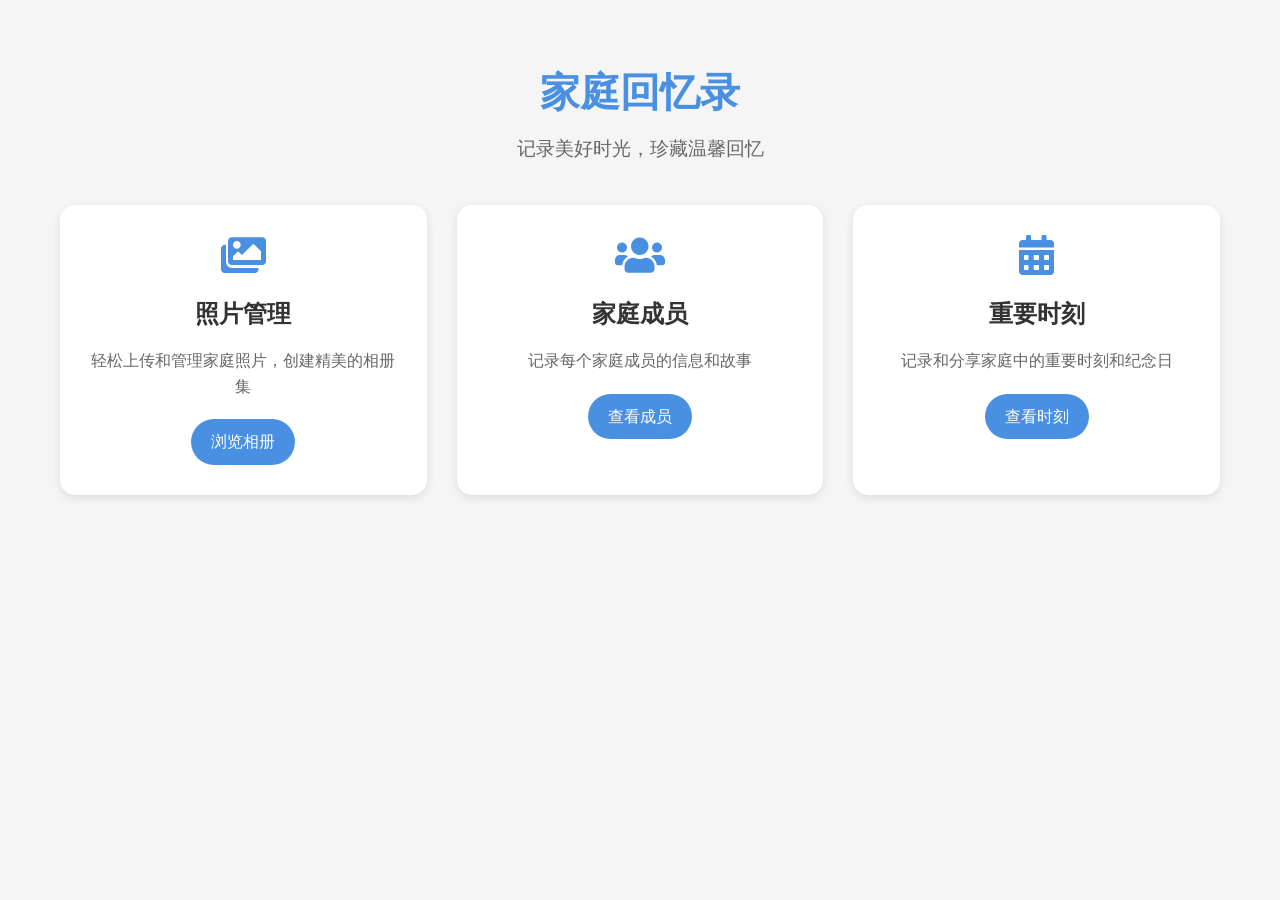
<file: family-static/index.html>
<!DOCTYPE html>
<html lang="zh-CN">
<head>
    <meta charset="UTF-8">
    <meta name="viewport" content="width=device-width, initial-scale=1.0">
    <title>家庭回忆录</title>
    <link rel="stylesheet" href="https://cdnjs.cloudflare.com/ajax/libs/font-awesome/5.15.4/css/all.min.css">
    <style>
        :root {
            --primary-color: #4a90e2;
            --secondary-color: #f5f5f5;
            --text-color: #333;
            --border-color: #ddd;
        }

        * {
            margin: 0;
            padding: 0;
            box-sizing: border-box;
        }

        body {
            font-family: -apple-system, BlinkMacSystemFont, "Segoe UI", Roboto, "Helvetica Neue", Arial, sans-serif;
            line-height: 1.6;
            color: var(--text-color);
            background-color: var(--secondary-color);
        }

        .container {
            max-width: 1200px;
            margin: 0 auto;
            padding: 20px;
        }

        .header {
            text-align: center;
            margin: 40px 0;
        }

        .header h1 {
            color: var(--primary-color);
            font-size: 2.5em;
            margin-bottom: 10px;
        }

        .header p {
            color: #666;
            font-size: 1.2em;
        }

        .features {
            display: grid;
            grid-template-columns: repeat(auto-fit, minmax(300px, 1fr));
            gap: 30px;
            margin-top: 40px;
        }

        .feature-card {
            background: white;
            border-radius: 15px;
            padding: 30px;
            text-align: center;
            box-shadow: 0 3px 10px rgba(0,0,0,0.1);
            transition: transform 0.3s ease;
        }

        .feature-card:hover {
            transform: translateY(-5px);
        }

        .feature-icon {
            font-size: 2.5em;
            color: var(--primary-color);
            margin-bottom: 20px;
        }

        .feature-title {
            font-size: 1.5em;
            color: var(--text-color);
            margin-bottom: 15px;
        }

        .feature-description {
            color: #666;
            margin-bottom: 20px;
        }

        .btn {
            display: inline-block;
            padding: 10px 20px;
            background: var(--primary-color);
            color: white;
            text-decoration: none;
            border-radius: 25px;
            transition: background-color 0.3s ease;
        }

        .btn:hover {
            background-color: #357abd;
        }

        @media (max-width: 768px) {
            .container {
                padding: 10px;
            }

            .header {
                margin: 20px 0;
            }

            .header h1 {
                font-size: 2em;
            }

            .features {
                grid-template-columns: 1fr;
            }
        }
    </style>
</head>
<body>
    <div class="container">
        <div class="header">
            <h1>家庭回忆录</h1>
            <p>记录美好时光，珍藏温馨回忆</p>
        </div>

        <div class="features">
            <div class="feature-card">
                <i class="fas fa-images feature-icon"></i>
                <h2 class="feature-title">照片管理</h2>
                <p class="feature-description">轻松上传和管理家庭照片，创建精美的相册集</p>
                <a href="gallery.html" class="btn">浏览相册</a>
            </div>

            <div class="feature-card">
                <i class="fas fa-users feature-icon"></i>
                <h2 class="feature-title">家庭成员</h2>
                <p class="feature-description">记录每个家庭成员的信息和故事</p>
                <a href="members.html" class="btn">查看成员</a>
            </div>

            <div class="feature-card">
                <i class="fas fa-calendar-alt feature-icon"></i>
                <h2 class="feature-title">重要时刻</h2>
                <p class="feature-description">记录和分享家庭中的重要时刻和纪念日</p>
                <a href="events.html" class="btn">查看时刻</a>
            </div>
        </div>
    </div>
</body>
</html>
</file>
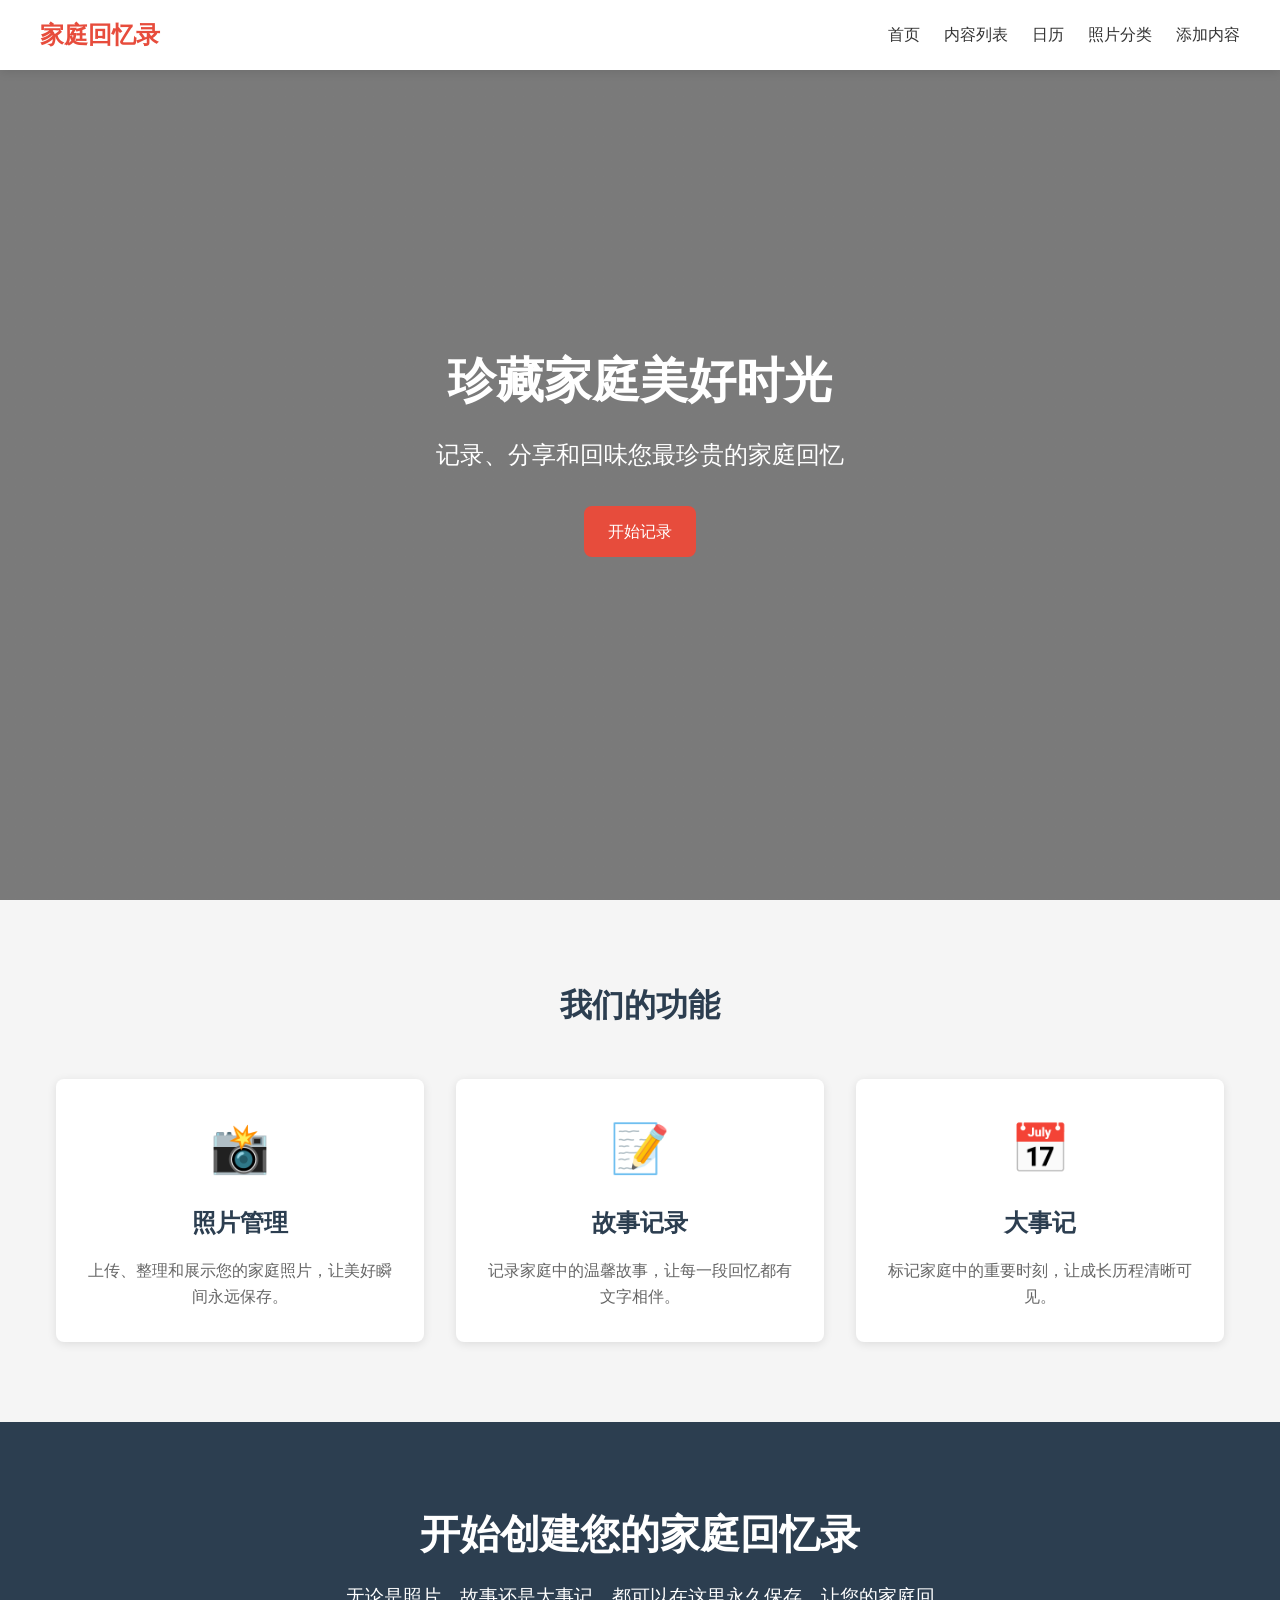
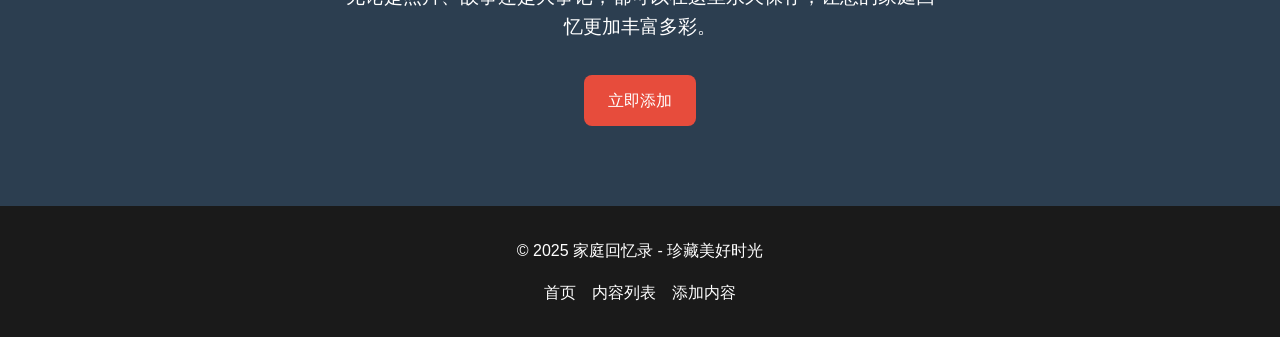
<file: family/index.html>
<!DOCTYPE html>
<html lang="zh-CN">
<head>
    <meta charset="UTF-8">
    <meta name="viewport" content="width=device-width, initial-scale=1.0">
    <title>家庭回忆录 - 珍藏美好时光</title>
    <style>
        :root {
            --primary-color: #e74c3c;
            --secondary-color: #2c3e50;
            --accent-color: #3498db;
            --light-color: #f5f5f5;
            --dark-color: #333;
            --border-radius: 8px;
            --box-shadow: 0 2px 10px rgba(0,0,0,0.1);
            --transition: all 0.3s ease;
        }
        
        * {
            margin: 0;
            padding: 0;
            box-sizing: border-box;
        }
        
        body {
            font-family: 'Microsoft YaHei', sans-serif;
            line-height: 1.6;
            color: var(--dark-color);
            background-color: var(--light-color);
        }
        
        .navbar {
            background-color: white;
            box-shadow: var(--box-shadow);
            padding: 1rem;
            position: fixed;
            width: 100%;
            top: 0;
            z-index: 1000;
        }
        
        .nav-container {
            max-width: 1200px;
            margin: 0 auto;
            display: flex;
            justify-content: space-between;
            align-items: center;
        }
        
        .nav-logo {
            font-size: 1.5rem;
            font-weight: bold;
            color: var(--primary-color);
            text-decoration: none;
        }
        
        .nav-links {
            display: flex;
            gap: 1.5rem;
        }
        
        .nav-links a {
            color: var(--dark-color);
            text-decoration: none;
            transition: var(--transition);
            font-weight: 500;
        }
        
        .nav-links a:hover {
            color: var(--primary-color);
        }
        
        .hero {
            height: 100vh;
            background: linear-gradient(rgba(0,0,0,0.5), rgba(0,0,0,0.5)), url('images/hero-bg.jpg');
            background-size: cover;
            background-position: center;
            display: flex;
            align-items: center;
            justify-content: center;
            text-align: center;
            color: white;
            padding: 0 1rem;
        }
        
        .hero-content {
            max-width: 800px;
        }
        
        .hero-title {
            font-size: 3rem;
            margin-bottom: 1rem;
            animation: fadeInDown 1s ease;
        }
        
        .hero-subtitle {
            font-size: 1.5rem;
            margin-bottom: 2rem;
            animation: fadeInUp 1s ease;
        }
        
        .btn {
            display: inline-block;
            padding: 0.8rem 1.5rem;
            background-color: var(--primary-color);
            color: white;
            text-decoration: none;
            border-radius: var(--border-radius);
            transition: var(--transition);
            font-weight: 500;
        }
        
        .btn:hover {
            background-color: #c0392b;
            transform: translateY(-3px);
        }
        
        .features {
            padding: 5rem 1rem;
            max-width: 1200px;
            margin: 0 auto;
        }
        
        .section-title {
            text-align: center;
            font-size: 2rem;
            margin-bottom: 3rem;
            color: var(--secondary-color);
        }
        
        .features-grid {
            display: grid;
            grid-template-columns: repeat(auto-fit, minmax(300px, 1fr));
            gap: 2rem;
        }
        
        .feature-card {
            background: white;
            border-radius: var(--border-radius);
            box-shadow: var(--box-shadow);
            padding: 2rem;
            text-align: center;
            transition: var(--transition);
        }
        
        .feature-card:hover {
            transform: translateY(-10px);
        }
        
        .feature-icon {
            font-size: 3rem;
            margin-bottom: 1rem;
            color: var(--primary-color);
        }
        
        .feature-title {
            font-size: 1.5rem;
            margin-bottom: 1rem;
            color: var(--secondary-color);
        }
        
        .feature-description {
            color: #666;
        }
        
        .cta {
            background-color: var(--secondary-color);
            color: white;
            padding: 5rem 1rem;
            text-align: center;
        }
        
        .cta-title {
            font-size: 2.5rem;
            margin-bottom: 1rem;
        }
        
        .cta-text {
            font-size: 1.2rem;
            margin-bottom: 2rem;
            max-width: 600px;
            margin-left: auto;
            margin-right: auto;
        }
        
        .footer {
            background-color: #1a1a1a;
            color: #fff;
            padding: 2rem 1rem;
            text-align: center;
        }
        
        .footer-text {
            margin-bottom: 1rem;
        }
        
        .footer-links {
            display: flex;
            justify-content: center;
            gap: 1rem;
        }
        
        .footer-links a {
            color: #fff;
            text-decoration: none;
            transition: var(--transition);
        }
        
        .footer-links a:hover {
            color: var(--primary-color);
        }
        
        @keyframes fadeInDown {
            from {
                opacity: 0;
                transform: translateY(-20px);
            }
            to {
                opacity: 1;
                transform: translateY(0);
            }
        }
        
        @keyframes fadeInUp {
            from {
                opacity: 0;
                transform: translateY(20px);
            }
            to {
                opacity: 1;
                transform: translateY(0);
            }
        }
        
        @media (max-width: 768px) {
            .hero-title {
                font-size: 2rem;
            }
            
            .hero-subtitle {
                font-size: 1.2rem;
            }
            
            .nav-links {
                display: none;
            }
            
            .features {
                padding: 3rem 1rem;
            }
            
            .cta-title {
                font-size: 2rem;
            }
        }
    </style>
</head>
<body>
    <!-- 导航栏 -->
    <nav class="navbar">
        <div class="nav-container">
            <a href="index.html" class="nav-logo">家庭回忆录</a>
            <div class="nav-links">
                <a href="index.html" class="active">首页</a>
                <a href="list.php">内容列表</a>
                <a href="calendar.php">日历</a>
                <a href="photos.php">照片分类</a>
                <a href="add.html">添加内容</a>
            </div>
        </div>
    </nav>

    <!-- 英雄区域 -->
    <section class="hero">
        <div class="hero-content">
            <h1 class="hero-title">珍藏家庭美好时光</h1>
            <p class="hero-subtitle">记录、分享和回味您最珍贵的家庭回忆</p>
            <a href="add.html" class="btn">开始记录</a>
        </div>
    </section>

    <!-- 功能特点 -->
    <section class="features">
        <h2 class="section-title">我们的功能</h2>
        <div class="features-grid">
            <div class="feature-card">
                <div class="feature-icon">📸</div>
                <h3 class="feature-title">照片管理</h3>
                <p class="feature-description">上传、整理和展示您的家庭照片，让美好瞬间永远保存。</p>
            </div>
            <div class="feature-card">
                <div class="feature-icon">📝</div>
                <h3 class="feature-title">故事记录</h3>
                <p class="feature-description">记录家庭中的温馨故事，让每一段回忆都有文字相伴。</p>
            </div>
            <div class="feature-card">
                <div class="feature-icon">📅</div>
                <h3 class="feature-title">大事记</h3>
                <p class="feature-description">标记家庭中的重要时刻，让成长历程清晰可见。</p>
            </div>
        </div>
    </section>

    <!-- 行动召唤 -->
    <section class="cta">
        <h2 class="cta-title">开始创建您的家庭回忆录</h2>
        <p class="cta-text">无论是照片、故事还是大事记，都可以在这里永久保存，让您的家庭回忆更加丰富多彩。</p>
        <a href="add.html" class="btn">立即添加</a>
    </section>

    <!-- 页脚 -->
    <footer class="footer">
        <p class="footer-text">© 2025 家庭回忆录 - 珍藏美好时光</p>
        <div class="footer-links">
            <a href="index.html">首页</a>
            <a href="list.php">内容列表</a>
            <a href="add.html">添加内容</a>
        </div>
    </footer>
</body>
</html>
</file>
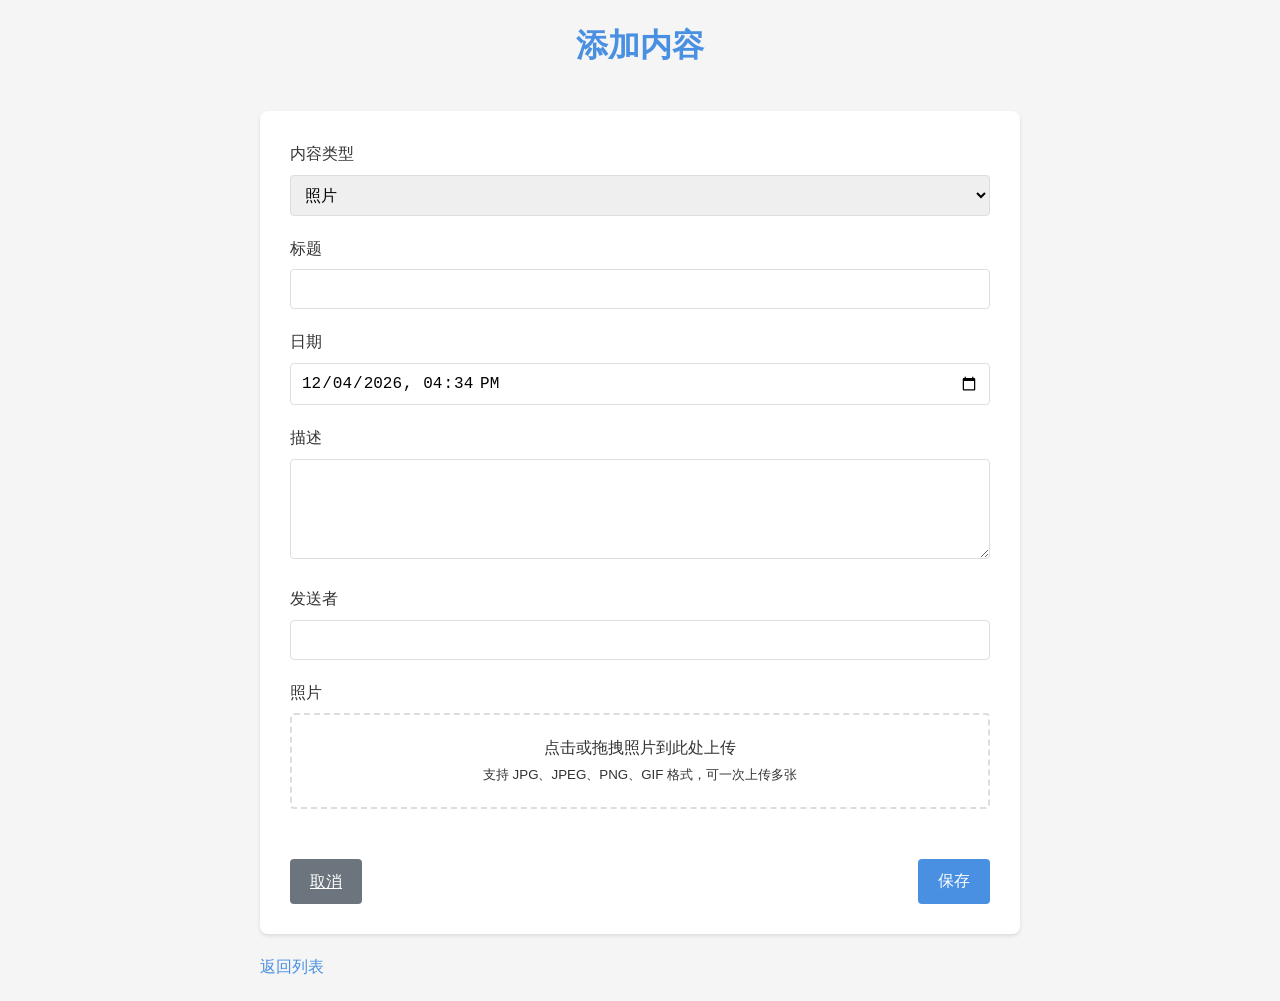
<file: family-static/add.html>
<!DOCTYPE html>
<html lang="zh-CN">
<head>
    <meta charset="UTF-8">
    <meta name="viewport" content="width=device-width, initial-scale=1.0">
    <title>添加内容 - 家庭回忆录</title>
    <style>
        :root {
            --primary-color: #4a90e2;
            --text-color: #333;
            --bg-color: #f5f5f5;
            --card-bg: #fff;
            --border-color: #ddd;
        }

        * {
            margin: 0;
            padding: 0;
            box-sizing: border-box;
        }

        body {
            font-family: -apple-system, BlinkMacSystemFont, "Segoe UI", Roboto, "Helvetica Neue", Arial, sans-serif;
            line-height: 1.6;
            color: var(--text-color);
            background-color: var(--bg-color);
        }

        .container {
            max-width: 800px;
            margin: 0 auto;
            padding: 20px;
        }

        .header {
            text-align: center;
            margin-bottom: 40px;
        }

        .header h1 {
            color: var(--primary-color);
            margin-bottom: 10px;
        }

        .form-card {
            background-color: var(--card-bg);
            border-radius: 8px;
            box-shadow: 0 2px 4px rgba(0,0,0,0.1);
            padding: 30px;
        }

        .form-group {
            margin-bottom: 20px;
        }

        .form-label {
            display: block;
            margin-bottom: 8px;
            font-weight: 500;
        }

        .form-control {
            width: 100%;
            padding: 10px;
            border: 1px solid var(--border-color);
            border-radius: 4px;
            font-size: 16px;
        }

        .form-control:focus {
            outline: none;
            border-color: var(--primary-color);
        }

        textarea.form-control {
            min-height: 100px;
            resize: vertical;
        }

        .photo-upload {
            border: 2px dashed var(--border-color);
            padding: 20px;
            text-align: center;
            border-radius: 4px;
            cursor: pointer;
            transition: border-color 0.2s;
        }

        .photo-upload:hover {
            border-color: var(--primary-color);
        }

        .photo-upload input[type="file"] {
            display: none;
        }

        .photo-preview {
            display: grid;
            grid-template-columns: repeat(auto-fill, minmax(150px, 1fr));
            gap: 15px;
            margin-top: 20px;
        }

        .photo-item {
            position: relative;
            aspect-ratio: 1;
            border-radius: 4px;
            overflow: hidden;
        }

        .photo-item img {
            width: 100%;
            height: 100%;
            object-fit: cover;
        }

        .photo-remove {
            position: absolute;
            top: 5px;
            right: 5px;
            width: 24px;
            height: 24px;
            background-color: rgba(220, 53, 69, 0.8);
            color: white;
            border: none;
            border-radius: 50%;
            cursor: pointer;
            display: flex;
            align-items: center;
            justify-content: center;
            font-size: 14px;
        }

        .photo-remove:hover {
            background-color: rgba(220, 53, 69, 1);
        }

        .btn {
            display: inline-block;
            padding: 10px 20px;
            background-color: var(--primary-color);
            color: white;
            border: none;
            border-radius: 4px;
            cursor: pointer;
            font-size: 16px;
            transition: background-color 0.2s;
        }

        .btn:hover {
            background-color: #357abd;
        }

        .btn-secondary {
            background-color: #6c757d;
        }

        .btn-secondary:hover {
            background-color: #5a6268;
        }

        .form-actions {
            display: flex;
            justify-content: space-between;
            margin-top: 30px;
        }

        .back-link {
            display: inline-block;
            margin-top: 20px;
            color: var(--primary-color);
            text-decoration: none;
        }

        .back-link:hover {
            text-decoration: underline;
        }

        @media (max-width: 768px) {
            .container {
                padding: 10px;
            }

            .form-card {
                padding: 20px;
            }

            .form-actions {
                flex-direction: column;
                gap: 10px;
            }

            .btn {
                width: 100%;
            }
        }
    </style>
</head>
<body>
    <div class="container">
        <div class="header">
            <h1>添加内容</h1>
        </div>

        <div class="form-card">
            <form action="save.php" method="post" enctype="multipart/form-data">
                <div class="form-group">
                    <label class="form-label" for="contentType">内容类型</label>
                    <select id="contentType" name="contentType" class="form-control" required>
                        <option value="photo">照片</option>
                        <option value="message">消息</option>
                    </select>
                </div>

                <div class="form-group">
                    <label class="form-label" for="title">标题</label>
                    <input type="text" id="title" name="title" class="form-control" required>
                </div>

                <div class="form-group">
                    <label class="form-label" for="date">日期</label>
                    <input type="datetime-local" id="date" name="date" class="form-control" required>
                </div>

                <div class="form-group">
                    <label class="form-label" for="description">描述</label>
                    <textarea id="description" name="description" class="form-control" required></textarea>
                </div>

                <div class="form-group">
                    <label class="form-label" for="sender">发送者</label>
                    <input type="text" id="sender" name="sender" class="form-control" required>
                </div>

                <div class="form-group">
                    <label class="form-label">照片</label>
                    <div class="photo-upload" onclick="document.getElementById('photos').click()">
                        <input type="file" id="photos" name="photos[]" multiple accept="image/*" class="form-control">
                        <p>点击或拖拽照片到此处上传</p>
                        <small>支持 JPG、JPEG、PNG、GIF 格式，可一次上传多张</small>
                    </div>
                    <div class="photo-preview" id="photoPreview"></div>
                </div>

                <div class="form-actions">
                    <a href="list.php" class="btn btn-secondary">取消</a>
                    <button type="submit" class="btn">保存</button>
                </div>
            </form>
        </div>

        <a href="list.php" class="back-link">返回列表</a>
    </div>

    <script>
        // 设置默认日期为当前时间
        document.getElementById('date').value = new Date().toISOString().slice(0, 16);

        // 处理照片上传和预览
        const photoInput = document.getElementById('photos');
        const photoPreview = document.getElementById('photoPreview');
        const uploadedPhotos = new Set();

        photoInput.addEventListener('change', function(e) {
            const files = Array.from(e.target.files);
            
            files.forEach(file => {
                if (file.type.startsWith('image/')) {
                    const reader = new FileReader();
                    reader.onload = function(e) {
                        const photoItem = document.createElement('div');
                        photoItem.className = 'photo-item';
                        photoItem.innerHTML = `
                            <img src="${e.target.result}" alt="预览图片">
                            <button type="button" class="photo-remove" onclick="removePhoto(this)">&times;</button>
                        `;
                        photoPreview.appendChild(photoItem);
                        uploadedPhotos.add(file);
                    };
                    reader.readAsDataURL(file);
                }
            });
        });

        // 移除照片
        function removePhoto(button) {
            const photoItem = button.parentElement;
            const img = photoItem.querySelector('img');
            const index = Array.from(photoPreview.children).indexOf(photoItem);
            
            // 从 FileList 中移除对应的文件
            const dt = new DataTransfer();
            const files = photoInput.files;
            for (let i = 0; i < files.length; i++) {
                if (i !== index) {
                    dt.items.add(files[i]);
                }
            }
            photoInput.files = dt.files;
            
            photoItem.remove();
        }

        // 拖拽上传
        const photoUpload = document.querySelector('.photo-upload');

        photoUpload.addEventListener('dragover', function(e) {
            e.preventDefault();
            this.style.borderColor = 'var(--primary-color)';
        });

        photoUpload.addEventListener('dragleave', function(e) {
            e.preventDefault();
            this.style.borderColor = 'var(--border-color)';
        });

        photoUpload.addEventListener('drop', function(e) {
            e.preventDefault();
            this.style.borderColor = 'var(--border-color)';
            
            const files = Array.from(e.dataTransfer.files);
            const imageFiles = files.filter(file => file.type.startsWith('image/'));
            
            if (imageFiles.length > 0) {
                const dt = new DataTransfer();
                const currentFiles = photoInput.files;
                for (let i = 0; i < currentFiles.length; i++) {
                    dt.items.add(currentFiles[i]);
                }
                imageFiles.forEach(file => dt.items.add(file));
                photoInput.files = dt.files;
                
                // 触发 change 事件以显示预览
                photoInput.dispatchEvent(new Event('change'));
            }
        });
    </script>
</body>
</html>
</file>
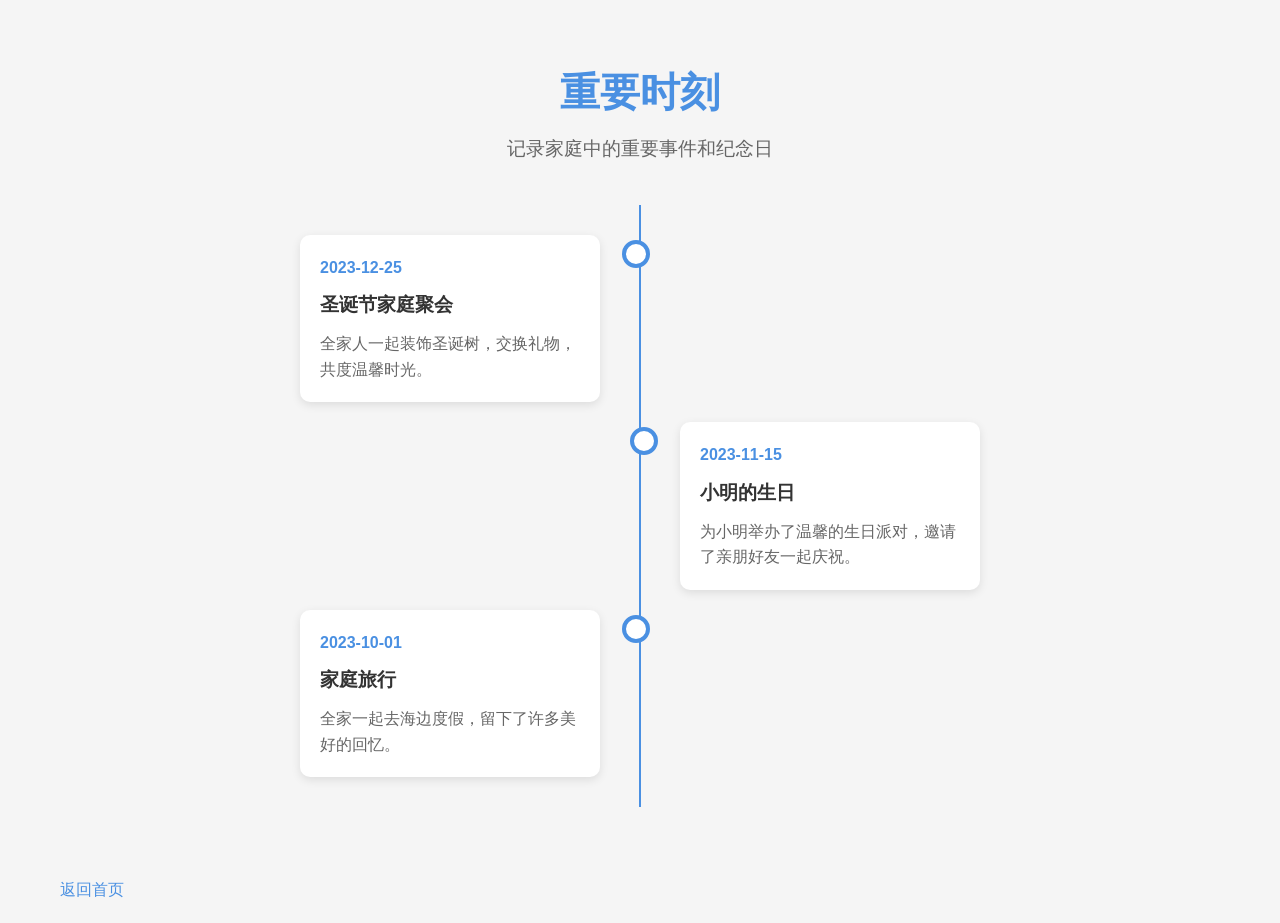
<file: family-static/events.html>
<!DOCTYPE html>
<html lang="zh-CN">
<head>
    <meta charset="UTF-8">
    <meta name="viewport" content="width=device-width, initial-scale=1.0">
    <title>重要时刻 - 家庭回忆录</title>
    <link rel="stylesheet" href="https://cdnjs.cloudflare.com/ajax/libs/font-awesome/5.15.4/css/all.min.css">
    <style>
        :root {
            --primary-color: #4a90e2;
            --secondary-color: #f5f5f5;
            --text-color: #333;
            --border-color: #ddd;
        }

        * {
            margin: 0;
            padding: 0;
            box-sizing: border-box;
        }

        body {
            font-family: -apple-system, BlinkMacSystemFont, "Segoe UI", Roboto, "Helvetica Neue", Arial, sans-serif;
            line-height: 1.6;
            color: var(--text-color);
            background-color: var(--secondary-color);
        }

        .container {
            max-width: 1200px;
            margin: 0 auto;
            padding: 20px;
        }

        .header {
            text-align: center;
            margin: 40px 0;
        }

        .header h1 {
            color: var(--primary-color);
            font-size: 2.5em;
            margin-bottom: 10px;
        }

        .header p {
            color: #666;
            font-size: 1.2em;
        }

        .timeline {
            position: relative;
            max-width: 800px;
            margin: 40px auto;
            padding: 20px;
        }

        .timeline::after {
            content: '';
            position: absolute;
            width: 2px;
            background-color: var(--primary-color);
            top: 0;
            bottom: 0;
            left: 50%;
            margin-left: -1px;
        }

        .timeline-item {
            padding: 10px 40px;
            position: relative;
            width: 50%;
            box-sizing: border-box;
        }

        .timeline-item::after {
            content: '';
            position: absolute;
            width: 20px;
            height: 20px;
            background-color: white;
            border: 4px solid var(--primary-color);
            border-radius: 50%;
            top: 15px;
            right: -10px;
            z-index: 1;
        }

        .timeline-item:nth-child(even) {
            left: 50%;
        }

        .timeline-item:nth-child(even)::after {
            left: -10px;
        }

        .timeline-content {
            padding: 20px;
            background-color: white;
            border-radius: 10px;
            box-shadow: 0 3px 10px rgba(0,0,0,0.1);
        }

        .timeline-date {
            color: var(--primary-color);
            font-weight: bold;
            margin-bottom: 10px;
        }

        .timeline-title {
            font-size: 1.2em;
            margin-bottom: 10px;
        }

        .timeline-description {
            color: #666;
        }

        .back-link {
            display: inline-block;
            margin-top: 30px;
            color: var(--primary-color);
            text-decoration: none;
        }

        .back-link:hover {
            text-decoration: underline;
        }

        @media (max-width: 768px) {
            .container {
                padding: 10px;
            }

            .header {
                margin: 20px 0;
            }

            .header h1 {
                font-size: 2em;
            }

            .timeline::after {
                left: 31px;
            }

            .timeline-item {
                width: 100%;
                padding-left: 70px;
                padding-right: 25px;
            }

            .timeline-item:nth-child(even) {
                left: 0;
            }

            .timeline-item::after {
                left: 21px;
            }

            .timeline-item:nth-child(even)::after {
                left: 21px;
            }
        }
    </style>
</head>
<body>
    <div class="container">
        <div class="header">
            <h1>重要时刻</h1>
            <p>记录家庭中的重要事件和纪念日</p>
        </div>

        <div class="timeline">
            <!-- 示例时间线项目 -->
            <div class="timeline-item">
                <div class="timeline-content">
                    <div class="timeline-date">2023-12-25</div>
                    <h3 class="timeline-title">圣诞节家庭聚会</h3>
                    <p class="timeline-description">全家人一起装饰圣诞树，交换礼物，共度温馨时光。</p>
                </div>
            </div>

            <div class="timeline-item">
                <div class="timeline-content">
                    <div class="timeline-date">2023-11-15</div>
                    <h3 class="timeline-title">小明的生日</h3>
                    <p class="timeline-description">为小明举办了温馨的生日派对，邀请了亲朋好友一起庆祝。</p>
                </div>
            </div>

            <div class="timeline-item">
                <div class="timeline-content">
                    <div class="timeline-date">2023-10-01</div>
                    <h3 class="timeline-title">家庭旅行</h3>
                    <p class="timeline-description">全家一起去海边度假，留下了许多美好的回忆。</p>
                </div>
            </div>
        </div>

        <a href="index.html" class="back-link">返回首页</a>
    </div>
</body>
</html>
</file>
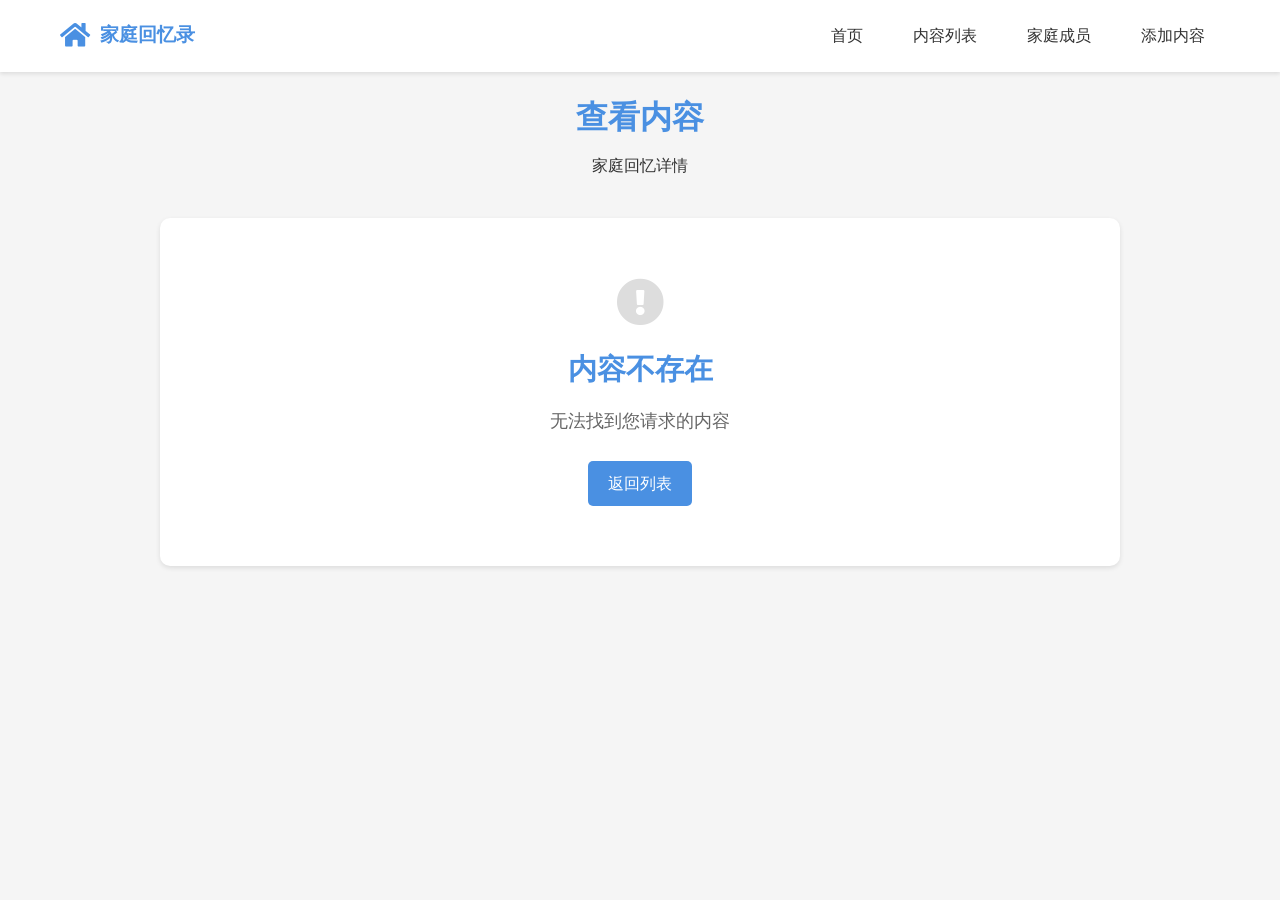
<file: family/view.html>
<!DOCTYPE html>
<html lang="zh-CN">
<head>
    <meta charset="UTF-8">
    <meta name="viewport" content="width=device-width, initial-scale=1.0">
    <title>查看内容 - 家庭回忆录</title>
    <link rel="stylesheet" href="https://cdnjs.cloudflare.com/ajax/libs/font-awesome/5.15.4/css/all.min.css">
    <link rel="stylesheet" href="css/nav.css">
    <style>
        :root {
            --primary-color: #4a90e2;
            --secondary-color: #f5f5f5;
            --text-color: #333;
            --border-color: #ddd;
            --danger-color: #dc3545;
            --success-color: #28a745;
        }

        * {
            margin: 0;
            padding: 0;
            box-sizing: border-box;
        }

        body {
            font-family: -apple-system, BlinkMacSystemFont, "Segoe UI", Roboto, "Helvetica Neue", Arial, sans-serif;
            line-height: 1.6;
            color: var(--text-color);
            background-color: var(--secondary-color);
        }

        .container {
            max-width: 1000px;
            margin: 0 auto;
            padding: 20px;
        }

        .header {
            text-align: center;
            margin-bottom: 40px;
        }

        .header h1 {
            color: var(--primary-color);
            margin-bottom: 10px;
        }

        .content-card {
            background: white;
            border-radius: 10px;
            overflow: hidden;
            box-shadow: 0 2px 10px rgba(0,0,0,0.1);
            margin-bottom: 30px;
        }

        .image-gallery {
            position: relative;
            height: 400px;
            overflow: hidden;
        }

        .image-gallery img {
            width: 100%;
            height: 100%;
            object-fit: contain;
            background-color: #f8f8f8;
        }

        .image-nav {
            position: absolute;
            top: 50%;
            transform: translateY(-50%);
            background: rgba(0,0,0,0.5);
            color: white;
            padding: 15px;
            cursor: pointer;
            border: none;
            border-radius: 50%;
            font-size: 1.2em;
            transition: background-color 0.3s;
        }

        .image-nav:hover {
            background: rgba(0,0,0,0.7);
        }

        .image-nav.prev {
            left: 20px;
        }

        .image-nav.next {
            right: 20px;
        }

        .image-counter {
            position: absolute;
            bottom: 20px;
            right: 20px;
            background: rgba(0,0,0,0.5);
            color: white;
            padding: 8px 15px;
            border-radius: 20px;
            font-size: 0.9em;
        }

        .content-info {
            padding: 30px;
        }

        .content-date {
            color: #666;
            font-size: 0.9em;
            margin-bottom: 10px;
        }

        .content-title {
            font-size: 1.8em;
            margin-bottom: 15px;
            color: var(--primary-color);
        }

        .content-description {
            margin-bottom: 20px;
            line-height: 1.8;
            font-size: 1.1em;
        }

        .content-sender {
            color: #666;
            font-size: 1em;
            margin-bottom: 20px;
            padding-bottom: 15px;
            border-bottom: 1px solid var(--border-color);
        }

        .content-actions {
            display: flex;
            gap: 15px;
            margin-top: 20px;
        }

        .btn {
            display: inline-block;
            padding: 10px 20px;
            background-color: var(--primary-color);
            color: white;
            text-decoration: none;
            border-radius: 5px;
            font-size: 1em;
            transition: background-color 0.3s;
        }

        .btn:hover {
            background-color: #357abd;
        }

        .btn-secondary {
            background-color: #6c757d;
        }

        .btn-secondary:hover {
            background-color: #5a6268;
        }

        .btn-danger {
            background-color: var(--danger-color);
        }

        .btn-danger:hover {
            background-color: #c82333;
        }

        .empty-state {
            text-align: center;
            padding: 60px 20px;
            background: white;
            border-radius: 10px;
            margin-top: 20px;
            box-shadow: 0 2px 5px rgba(0,0,0,0.1);
        }

        .empty-state h2 {
            color: var(--primary-color);
            margin-bottom: 15px;
            font-size: 1.8em;
        }

        .empty-state p {
            color: #666;
            margin-bottom: 25px;
            font-size: 1.1em;
        }

        .empty-state i {
            font-size: 3em;
            color: #ddd;
            margin-bottom: 20px;
        }

        @media (max-width: 768px) {
            .image-gallery {
                height: 300px;
            }

            .content-info {
                padding: 20px;
            }

            .content-title {
                font-size: 1.5em;
            }

            .content-actions {
                flex-direction: column;
            }

            .btn {
                width: 100%;
                text-align: center;
            }
        }
    </style>
</head>
<body>
    <!-- 导航栏 -->
    <nav class="nav-bar">
        <div class="nav-container">
            <a href="index.html" class="nav-logo">
                <i class="fas fa-home"></i>
                家庭回忆录
            </a>
            <div class="nav-links">
                <a href="index.html" class="nav-link">首页</a>
                <a href="list.html" class="nav-link">内容列表</a>
                <a href="members.html" class="nav-link">家庭成员</a>
                <a href="add.html" class="nav-link">添加内容</a>
            </div>
        </div>
    </nav>

    <div class="container">
        <div class="header">
            <h1>查看内容</h1>
            <p>家庭回忆详情</p>
        </div>

        <div id="content-container">
            <!-- 内容将通过JavaScript动态加载 -->
        </div>
    </div>

    <script>
        // 模拟数据 - 在实际应用中，这些数据应该从服务器获取
        const contents = [
            {
                "id": "67f7d5be47ff7",
                "type": "message",
                "title": "【天呐！猪屁股居然做出这种事】",
                "date": "2025-04-10T14:27",
                "description": "猪屁股搞了一个家庭回忆录！请大家尽情享用！！！",
                "sender": "小猪",
                "images": [
                    "67f7d5be47e45.jpg"
                ]
            }
        ];

        // 获取URL参数
        function getUrlParam(name) {
            const urlParams = new URLSearchParams(window.location.search);
            return urlParams.get(name);
        }

        // 显示内容详情
        function displayContent() {
            const contentContainer = document.getElementById('content-container');
            const contentId = getUrlParam('id');
            
            if (!contentId) {
                contentContainer.innerHTML = `
                    <div class="empty-state">
                        <i class="fas fa-exclamation-circle"></i>
                        <h2>内容不存在</h2>
                        <p>无法找到您请求的内容</p>
                        <a href="list.html" class="btn">返回列表</a>
                    </div>
                `;
                return;
            }

            // 在实际应用中，这里应该根据ID从服务器获取内容
            // 这里我们只是从模拟数据中查找
            const content = contents.find(item => item.id === contentId);
            
            if (!content) {
                contentContainer.innerHTML = `
                    <div class="empty-state">
                        <i class="fas fa-exclamation-circle"></i>
                        <h2>内容不存在</h2>
                        <p>无法找到您请求的内容</p>
                        <a href="list.html" class="btn">返回列表</a>
                    </div>
                `;
                return;
            }

            let contentHTML = `
                <div class="content-card">
                    <div class="image-gallery">
                        ${content.images && content.images.length > 0 
                            ? `<img src="uploads/${content.images[0]}" alt="${content.title}">
                               ${content.images.length > 1 
                                   ? `<button class="image-nav prev" onclick="showPrevImage(this)">❮</button>
                                      <button class="image-nav next" onclick="showNextImage(this)">❯</button>
                                      <div class="image-counter">1/${content.images.length}</div>`
                                   : ''}`
                            : '<img src="images/placeholder.jpg" alt="暂无图片">'}
                    </div>
                    <div class="content-info">
                        <div class="content-date">${content.date}</div>
                        <h2 class="content-title">${content.title}</h2>
                        <p class="content-description">${content.description}</p>
                        <div class="content-sender">发送者：${content.sender}</div>
                        <div class="content-actions">
                            <a href="list.html" class="btn btn-secondary">返回列表</a>
                            <a href="edit_content.html?id=${content.id}" class="btn">编辑</a>
                            <a href="javascript:void(0)" class="btn btn-danger" onclick="deleteContent('${content.id}')">删除</a>
                        </div>
                    </div>
                </div>
            `;
            
            contentContainer.innerHTML = contentHTML;
        }

        // 图片导航功能
        function showPrevImage(button) {
            const gallery = button.parentElement;
            const img = gallery.querySelector('img');
            const counter = gallery.querySelector('.image-counter');
            const currentIndex = parseInt(counter.textContent.split('/')[0]) - 1;
            const contentId = getUrlParam('id');
            const content = contents.find(item => item.id === contentId);
            
            if (currentIndex > 0) {
                img.src = 'uploads/' + content.images[currentIndex - 1];
                counter.textContent = `${currentIndex}/${content.images.length}`;
            }
        }

        function showNextImage(button) {
            const gallery = button.parentElement;
            const img = gallery.querySelector('img');
            const counter = gallery.querySelector('.image-counter');
            const currentIndex = parseInt(counter.textContent.split('/')[0]) - 1;
            const contentId = getUrlParam('id');
            const content = contents.find(item => item.id === contentId);
            
            if (currentIndex < content.images.length - 1) {
                img.src = 'uploads/' + content.images[currentIndex + 1];
                counter.textContent = `${currentIndex + 2}/${content.images.length}`;
            }
        }

        // 删除功能
        function deleteContent(id) {
            if (confirm('确定要删除这条内容吗？此操作不可恢复。')) {
                // 在实际应用中，这里应该发送请求到服务器删除数据
                alert('删除功能在静态版本中不可用，需要服务器支持。');
                window.location.href = 'list.html';
            }
        }

        // 页面加载时执行
        window.onload = function() {
            displayContent();
        };
    </script>
</body>
</html>
</file>
<file: family/css/nav.css>
.nav-bar {
    background: white;
    padding: 15px 0;
    box-shadow: 0 2px 4px rgba(0,0,0,0.1);
    position: sticky;
    top: 0;
    z-index: 1000;
}

.nav-container {
    max-width: 1200px;
    margin: 0 auto;
    padding: 0 20px;
    display: flex;
    justify-content: space-between;
    align-items: center;
}

.nav-logo {
    color: var(--primary-color);
    text-decoration: none;
    font-size: 1.2em;
    font-weight: bold;
    display: flex;
    align-items: center;
    gap: 10px;
}

.nav-logo:hover {
    color: #357abd;
}

.nav-logo i {
    font-size: 1.4em;
}

.nav-links {
    display: flex;
    gap: 20px;
}

.nav-link {
    color: var(--text-color);
    text-decoration: none;
    padding: 8px 15px;
    border-radius: 20px;
    transition: all 0.3s ease;
}

.nav-link:hover {
    background: var(--secondary-color);
    color: var(--primary-color);
}

.nav-link.active {
    background: var(--primary-color);
    color: white;
}

@media (max-width: 768px) {
    .nav-container {
        flex-direction: column;
        gap: 15px;
    }

    .nav-links {
        width: 100%;
        justify-content: center;
        flex-wrap: wrap;
    }
}
</file>
